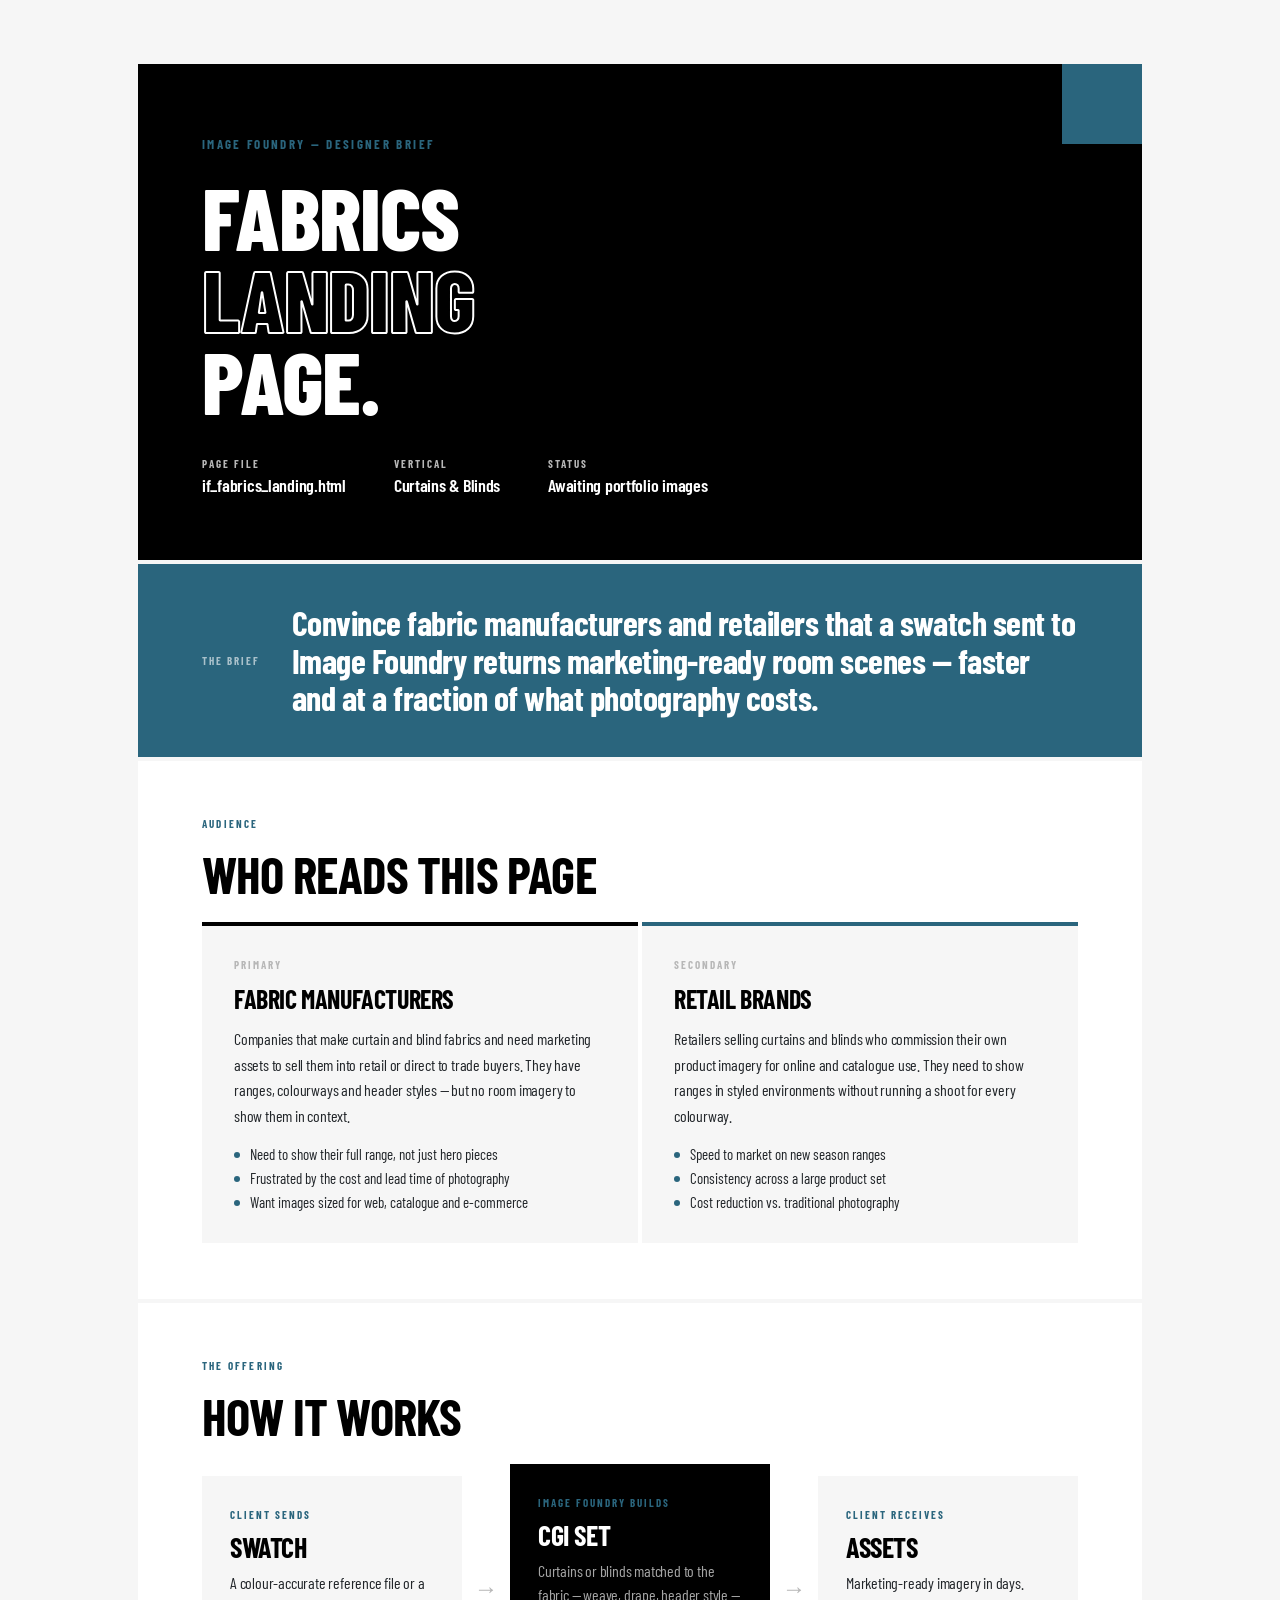
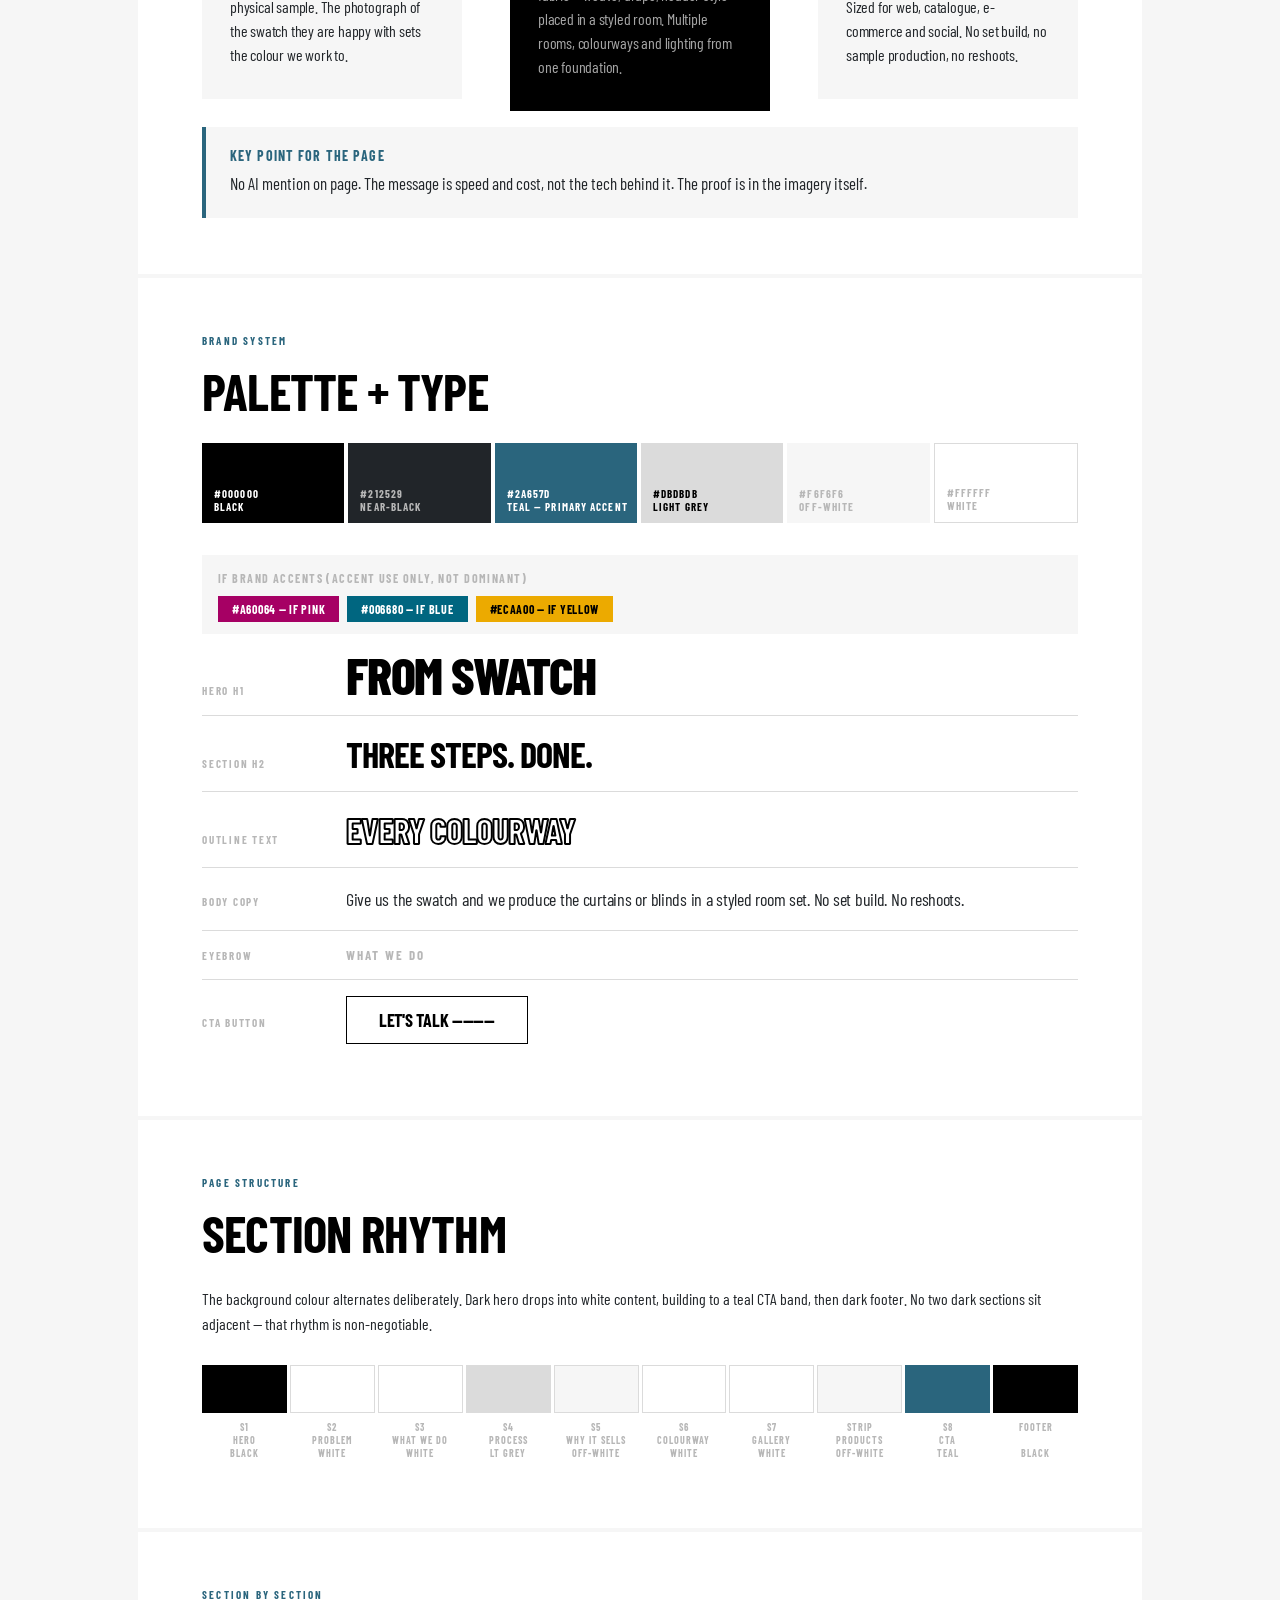
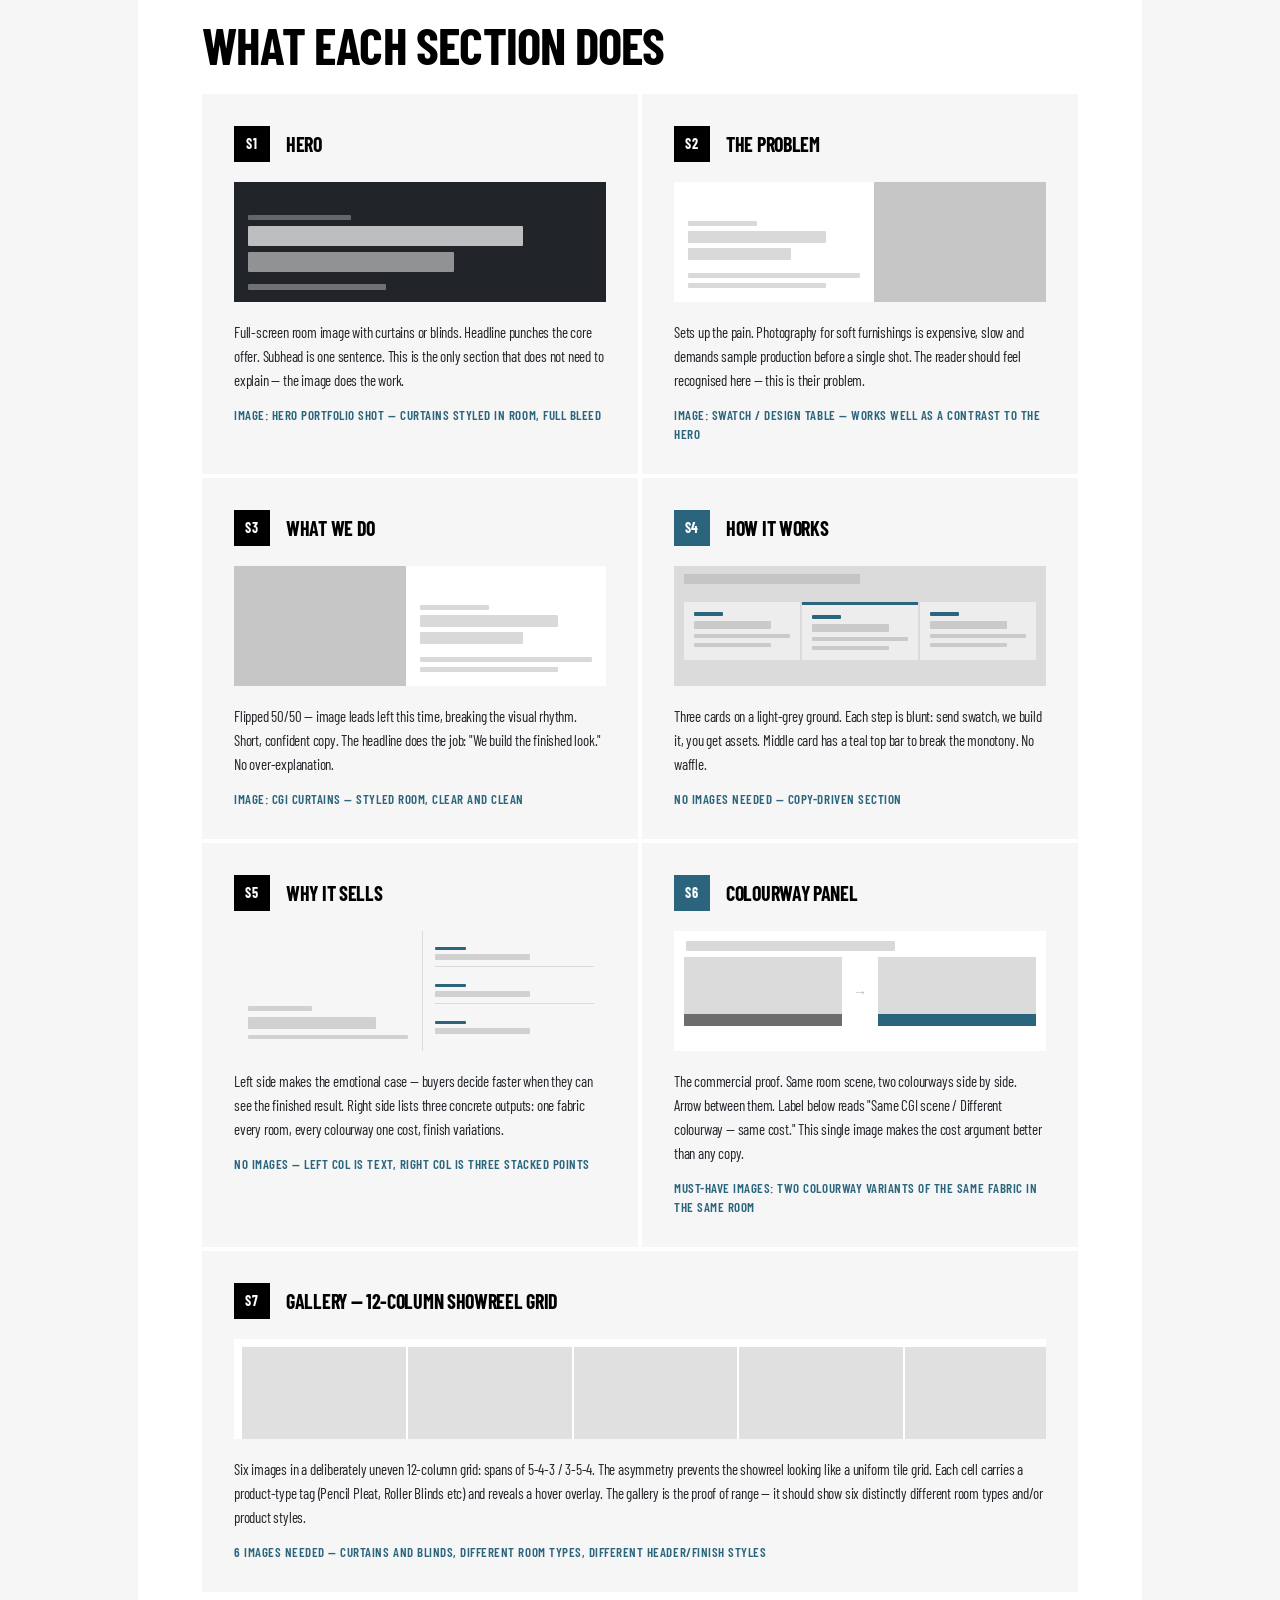
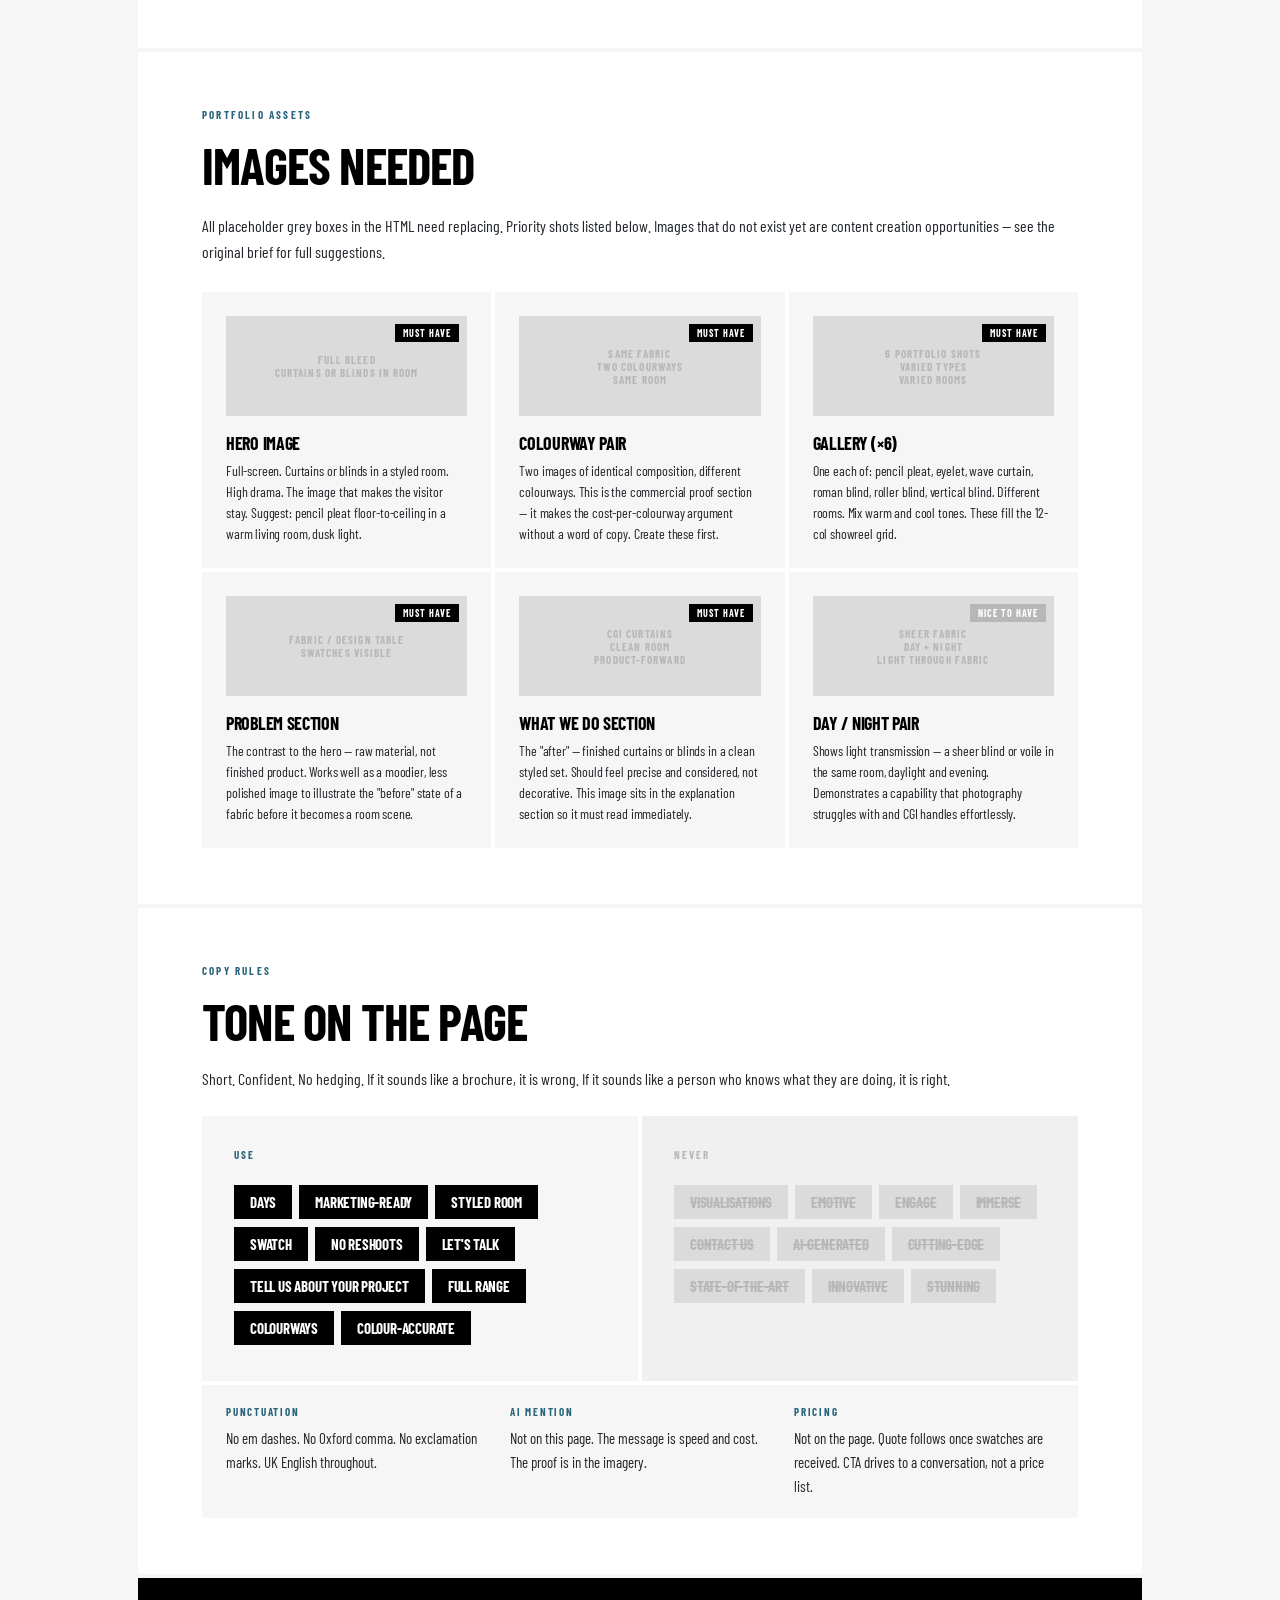
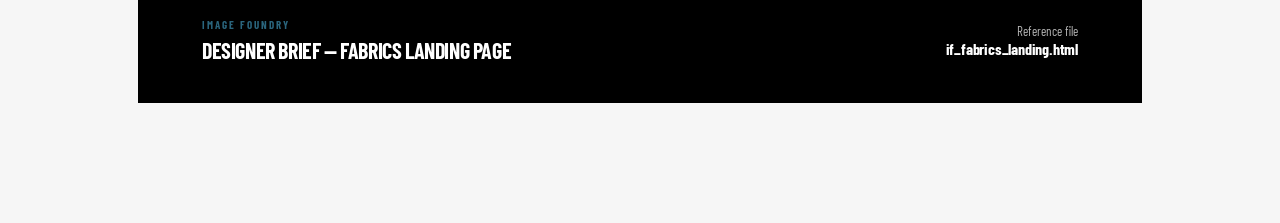
<file: Guidelines.html>
<!DOCTYPE html>
<html lang="en">
<head>
<meta charset="UTF-8">
<meta name="viewport" content="width=device-width, initial-scale=1.0">
<title>Designer Brief — Fabrics Landing Page | Image Foundry</title>
<link href="https://fonts.googleapis.com/css2?family=Barlow+Condensed:ital,wght@0,300;0,400;0,500;0,600;0,700;0,800;1,400&display=swap" rel="stylesheet">
<style>
*, *::before, *::after { box-sizing: border-box; margin: 0; padding: 0; }

:root {
  --black:      #000000;
  --white:      #FFFFFF;
  --teal:       #2A657D;
  --off-white:  #F6F6F6;
  --light-grey: #DBDBDB;
  --mid-grey:   #B7B7B7;
  --near-black: #212529;
  --font: 'Barlow Condensed', sans-serif;
}

body {
  background: var(--off-white);
  color: var(--black);
  font-family: var(--font);
  -webkit-font-smoothing: antialiased;
}

/* ---- LAYOUT ---- */
.page { max-width: 1100px; margin: 0 auto; padding: 64px 48px 120px; }

/* ---- COVER ---- */
.cover {
  background: var(--black);
  padding: 72px 64px 64px;
  margin-bottom: 4px;
  position: relative;
  overflow: hidden;
}
.cover::after {
  content: '';
  position: absolute;
  top: 0; right: 0;
  width: 80px; height: 80px;
  background: var(--teal);
}
.cover-label {
  font-size: 13px;
  font-weight: 700;
  letter-spacing: 0.18em;
  text-transform: uppercase;
  color: var(--teal);
  display: block;
  margin-bottom: 24px;
}
.cover-h1 {
  font-size: clamp(52px, 7vw, 88px);
  font-weight: 800;
  letter-spacing: -1.2px;
  text-transform: uppercase;
  line-height: 0.93;
  color: var(--white);
  margin-bottom: 36px;
}
.cover-h1 span {
  -webkit-text-stroke: 2px var(--white);
  -webkit-text-fill-color: transparent;
}
.cover-meta {
  display: flex;
  gap: 48px;
  margin-top: 12px;
}
.cover-meta-item { display: flex; flex-direction: column; gap: 4px; }
.cover-meta-label {
  font-size: 11px;
  font-weight: 700;
  letter-spacing: 0.18em;
  text-transform: uppercase;
  color: var(--mid-grey);
}
.cover-meta-value {
  font-size: 18px;
  font-weight: 600;
  letter-spacing: -0.27px;
  color: var(--white);
}

/* ---- SECTION BLOCKS ---- */
.block {
  background: var(--white);
  padding: 56px 64px;
  margin-bottom: 4px;
}
.block-dark {
  background: var(--near-black);
  padding: 56px 64px;
  margin-bottom: 4px;
}
.block-teal {
  background: var(--teal);
  padding: 56px 64px;
  margin-bottom: 4px;
}

.block-label {
  font-size: 11px;
  font-weight: 700;
  letter-spacing: 0.2em;
  text-transform: uppercase;
  color: var(--teal);
  display: block;
  margin-bottom: 20px;
}
.block-dark .block-label { color: rgba(255,255,255,0.4); }
.block-teal .block-label { color: rgba(255,255,255,0.6); }

.block-h2 {
  font-size: clamp(32px, 4vw, 52px);
  font-weight: 700;
  letter-spacing: -0.8px;
  text-transform: uppercase;
  line-height: 0.95;
  margin-bottom: 36px;
}
.block-dark .block-h2 { color: var(--white); }
.block-teal .block-h2 { color: var(--white); }

/* ---- ONE-LINER ---- */
.one-liner {
  background: var(--teal);
  padding: 40px 64px;
  margin-bottom: 4px;
  display: flex;
  align-items: center;
  gap: 32px;
}
.one-liner-tag {
  font-size: 11px;
  font-weight: 700;
  letter-spacing: 0.18em;
  text-transform: uppercase;
  color: rgba(255,255,255,0.6);
  white-space: nowrap;
}
.one-liner-text {
  font-size: clamp(22px, 3vw, 34px);
  font-weight: 700;
  letter-spacing: -0.5px;
  color: var(--white);
  line-height: 1.1;
}

/* ---- OFFERING FLOW ---- */
.offering-flow {
  display: grid;
  grid-template-columns: 1fr auto 1fr auto 1fr;
  gap: 0;
  align-items: center;
}
.offering-step {
  background: var(--off-white);
  padding: 32px 28px;
  position: relative;
}
.offering-step-num {
  font-size: 11px;
  font-weight: 700;
  letter-spacing: 0.18em;
  text-transform: uppercase;
  color: var(--teal);
  display: block;
  margin-bottom: 12px;
}
.offering-step-title {
  font-size: 28px;
  font-weight: 700;
  letter-spacing: -0.4px;
  text-transform: uppercase;
  line-height: 1;
  margin-bottom: 10px;
  color: var(--black);
}
.offering-step-body {
  font-size: 16px;
  font-weight: 400;
  letter-spacing: -0.2px;
  color: var(--near-black);
  line-height: 1.5;
}
.offering-step.highlight {
  background: var(--black);
}
.offering-step.highlight .offering-step-num { color: var(--teal); }
.offering-step.highlight .offering-step-title { color: var(--white); }
.offering-step.highlight .offering-step-body { color: rgba(255,255,255,0.65); }

.offering-arrow {
  font-size: 24px;
  color: var(--mid-grey);
  padding: 0 12px;
  text-align: center;
}

/* ---- BRAND SYSTEM ---- */
.swatch-row {
  display: flex;
  gap: 4px;
  margin-bottom: 32px;
}
.swatch {
  flex: 1;
  height: 80px;
  position: relative;
}
.swatch-label {
  position: absolute;
  bottom: 10px;
  left: 12px;
  font-size: 12px;
  font-weight: 700;
  letter-spacing: 0.06em;
  text-transform: uppercase;
}

.type-specimen { display: flex; flex-direction: column; gap: 16px; }
.type-row {
  display: flex;
  align-items: baseline;
  gap: 24px;
  padding-bottom: 16px;
  border-bottom: 1px solid var(--light-grey);
}
.type-row:last-child { border-bottom: none; }
.type-role {
  font-size: 11px;
  font-weight: 700;
  letter-spacing: 0.16em;
  text-transform: uppercase;
  color: var(--mid-grey);
  width: 120px;
  flex-shrink: 0;
}
.type-sample { font-family: var(--font); }

/* ---- PAGE RHYTHM ---- */
.rhythm-strip {
  display: flex;
  gap: 3px;
  margin-bottom: 12px;
}
.rhythm-block {
  display: flex;
  flex-direction: column;
  align-items: center;
  gap: 8px;
  flex: 1;
}
.rhythm-colour {
  width: 100%;
  height: 48px;
  position: relative;
}
.rhythm-label {
  font-size: 10px;
  font-weight: 700;
  letter-spacing: 0.1em;
  text-transform: uppercase;
  color: var(--mid-grey);
  text-align: center;
  line-height: 1.3;
}

/* ---- SECTION CARDS ---- */
.section-cards {
  display: grid;
  grid-template-columns: 1fr 1fr;
  gap: 4px;
}

.section-card {
  background: var(--off-white);
  padding: 32px;
}

.section-card-header {
  display: flex;
  align-items: center;
  gap: 16px;
  margin-bottom: 20px;
}
.section-card-num {
  width: 36px; height: 36px;
  background: var(--black);
  display: flex; align-items: center; justify-content: center;
  font-size: 14px;
  font-weight: 700;
  letter-spacing: 0.04em;
  color: var(--white);
  flex-shrink: 0;
}
.section-card-num.teal { background: var(--teal); }
.section-card-title {
  font-size: 20px;
  font-weight: 700;
  letter-spacing: -0.3px;
  text-transform: uppercase;
  color: var(--black);
}

/* Wireframe */
.wf {
  background: var(--light-grey);
  margin-bottom: 18px;
  overflow: hidden;
}
.wf-dark { background: var(--near-black); }
.wf-teal-bg { background: var(--teal); }
.wf-off { background: #e8e8e8; }

.wf-row {
  display: flex;
  gap: 2px;
  padding: 10px;
}
.wf-col {
  display: flex;
  flex-direction: column;
  gap: 5px;
  flex: 1;
  justify-content: flex-end;
  padding: 8px;
}
.wf-col.center { justify-content: center; align-items: center; }
.wf-bar {
  height: 8px;
  background: rgba(255,255,255,0.25);
  border-radius: 1px;
}
.wf-bar.black { background: rgba(0,0,0,0.15); }
.wf-bar.teal-bar { background: var(--teal); height: 4px; }
.wf-bar.w-full { width: 100%; }
.wf-bar.w-80 { width: 80%; }
.wf-bar.w-60 { width: 60%; }
.wf-bar.w-40 { width: 40%; }
.wf-bar.w-30 { width: 30%; }
.wf-bar.tall { height: 14px; }
.wf-bar.fat { height: 20px; }
.wf-img {
  background: rgba(255,255,255,0.1);
  flex: 1;
  min-height: 60px;
}
.wf-img.dark-img { background: rgba(0,0,0,0.15); }

.wf-three-col {
  display: grid;
  grid-template-columns: 1fr 1fr 1fr;
  gap: 2px;
  padding: 10px;
}
.wf-card {
  background: rgba(255,255,255,0.5);
  padding: 10px;
  display: flex;
  flex-direction: column;
  gap: 5px;
}
.wf-card.dark-card { background: rgba(0,0,0,0.08); }

.wf-two-col-grid {
  display: grid;
  grid-template-columns: 80px 1fr;
  gap: 2px;
  padding: 10px;
  align-items: center;
}
.wf-twelve {
  display: grid;
  grid-template-columns: 5fr 4fr 3fr 3fr 5fr 4fr;
  gap: 2px;
  padding: 10px;
}
.wf-gi {
  aspect-ratio: 4/3;
  background: rgba(255,255,255,0.35);
  position: relative;
}
.wf-gi.dark-gi { background: rgba(0,0,0,0.12); }
.wf-tag-bar {
  position: absolute;
  bottom: 0; left: 0; right: 0;
  height: 4px;
  background: rgba(255,255,255,0.4);
}

.section-card-intent {
  font-size: 15px;
  font-weight: 400;
  letter-spacing: -0.2px;
  line-height: 1.6;
  color: var(--near-black);
  margin-bottom: 12px;
}
.section-card-note {
  font-size: 13px;
  font-weight: 600;
  letter-spacing: 0.04em;
  text-transform: uppercase;
  color: var(--teal);
}

/* ---- IMAGE BRIEF ---- */
.image-grid {
  display: grid;
  grid-template-columns: repeat(3, 1fr);
  gap: 4px;
}
.image-brief-card {
  background: var(--off-white);
  padding: 24px;
}
.image-brief-frame {
  height: 100px;
  background: var(--light-grey);
  margin-bottom: 16px;
  display: flex;
  align-items: center;
  justify-content: center;
  position: relative;
}
.image-brief-frame-label {
  font-size: 11px;
  font-weight: 700;
  letter-spacing: 0.1em;
  text-transform: uppercase;
  color: var(--mid-grey);
  text-align: center;
}
.image-priority {
  position: absolute;
  top: 8px; right: 8px;
  font-size: 10px;
  font-weight: 700;
  letter-spacing: 0.1em;
  text-transform: uppercase;
  padding: 3px 8px;
  color: var(--white);
}
.image-priority.must { background: var(--black); }
.image-priority.nice { background: var(--mid-grey); }

.image-brief-title {
  font-size: 18px;
  font-weight: 700;
  letter-spacing: -0.3px;
  text-transform: uppercase;
  margin-bottom: 6px;
  color: var(--black);
}
.image-brief-desc {
  font-size: 14px;
  font-weight: 400;
  letter-spacing: -0.15px;
  line-height: 1.5;
  color: var(--near-black);
}

/* ---- WORDS ---- */
.words-grid {
  display: grid;
  grid-template-columns: 1fr 1fr;
  gap: 4px;
}
.words-col { padding: 32px; }
.words-col.do { background: var(--off-white); }
.words-col.dont { background: #f0f0f0; }
.words-col-label {
  font-size: 11px;
  font-weight: 700;
  letter-spacing: 0.18em;
  text-transform: uppercase;
  margin-bottom: 20px;
  display: block;
}
.words-col.do .words-col-label { color: var(--teal); }
.words-col.dont .words-col-label { color: var(--mid-grey); }
.word-tag {
  display: inline-block;
  font-size: 15px;
  font-weight: 700;
  letter-spacing: -0.2px;
  text-transform: uppercase;
  padding: 8px 16px;
  margin: 4px 4px 4px 0;
}
.words-col.do .word-tag {
  background: var(--black);
  color: var(--white);
}
.words-col.dont .word-tag {
  background: var(--light-grey);
  color: var(--mid-grey);
  text-decoration: line-through;
}

/* ---- AUDIENCE ---- */
.audience-row {
  display: grid;
  grid-template-columns: 1fr 1fr;
  gap: 4px;
}
.audience-card {
  background: var(--off-white);
  padding: 32px;
}
.audience-card.primary { border-top: 4px solid var(--black); }
.audience-card.secondary { border-top: 4px solid var(--teal); }
.audience-tag {
  font-size: 11px;
  font-weight: 700;
  letter-spacing: 0.18em;
  text-transform: uppercase;
  color: var(--mid-grey);
  display: block;
  margin-bottom: 12px;
}
.audience-title {
  font-size: 26px;
  font-weight: 700;
  letter-spacing: -0.4px;
  text-transform: uppercase;
  margin-bottom: 12px;
  color: var(--black);
}
.audience-body {
  font-size: 16px;
  font-weight: 400;
  letter-spacing: -0.2px;
  line-height: 1.6;
  color: var(--near-black);
}
.audience-want {
  margin-top: 16px;
  display: flex;
  flex-direction: column;
  gap: 6px;
}
.audience-want-item {
  display: flex;
  align-items: flex-start;
  gap: 10px;
  font-size: 15px;
  font-weight: 400;
  color: var(--near-black);
}
.audience-want-dot {
  width: 6px; height: 6px;
  background: var(--teal);
  border-radius: 50%;
  flex-shrink: 0;
  margin-top: 7px;
}

</style>
</head>
<body>
<div class="page">


<!-- COVER -->
<div class="cover">
  <span class="cover-label">Image Foundry — Designer Brief</span>
  <h1 class="cover-h1">FABRICS<br><span>LANDING</span><br>PAGE.</h1>
  <div class="cover-meta">
    <div class="cover-meta-item">
      <span class="cover-meta-label">Page file</span>
      <span class="cover-meta-value">if_fabrics_landing.html</span>
    </div>
    <div class="cover-meta-item">
      <span class="cover-meta-label">Vertical</span>
      <span class="cover-meta-value">Curtains &amp; Blinds</span>
    </div>
    <div class="cover-meta-item">
      <span class="cover-meta-label">Status</span>
      <span class="cover-meta-value">Awaiting portfolio images</span>
    </div>
  </div>
</div>


<!-- THE BRIEF IN ONE SENTENCE -->
<div class="one-liner">
  <span class="one-liner-tag">The brief</span>
  <span class="one-liner-text">Convince fabric manufacturers and retailers that a swatch sent to Image Foundry returns marketing-ready room scenes — faster and at a fraction of what photography costs.</span>
</div>


<!-- WHO THIS IS FOR -->
<div class="block">
  <span class="block-label">Audience</span>
  <h2 class="block-h2" style="margin-bottom:24px">WHO READS THIS PAGE</h2>
  <div class="audience-row">
    <div class="audience-card primary">
      <span class="audience-tag">Primary</span>
      <div class="audience-title">Fabric Manufacturers</div>
      <p class="audience-body">Companies that make curtain and blind fabrics and need marketing assets to sell them into retail or direct to trade buyers. They have ranges, colourways and header styles — but no room imagery to show them in context.</p>
      <div class="audience-want">
        <div class="audience-want-item"><div class="audience-want-dot"></div>Need to show their full range, not just hero pieces</div>
        <div class="audience-want-item"><div class="audience-want-dot"></div>Frustrated by the cost and lead time of photography</div>
        <div class="audience-want-item"><div class="audience-want-dot"></div>Want images sized for web, catalogue and e-commerce</div>
      </div>
    </div>
    <div class="audience-card secondary">
      <span class="audience-tag">Secondary</span>
      <div class="audience-title">Retail Brands</div>
      <p class="audience-body">Retailers selling curtains and blinds who commission their own product imagery for online and catalogue use. They need to show ranges in styled environments without running a shoot for every colourway.</p>
      <div class="audience-want">
        <div class="audience-want-item"><div class="audience-want-dot"></div>Speed to market on new season ranges</div>
        <div class="audience-want-item"><div class="audience-want-dot"></div>Consistency across a large product set</div>
        <div class="audience-want-item"><div class="audience-want-dot"></div>Cost reduction vs. traditional photography</div>
      </div>
    </div>
  </div>
</div>


<!-- THE OFFERING -->
<div class="block">
  <span class="block-label">The offering</span>
  <h2 class="block-h2" style="margin-bottom:24px">HOW IT WORKS</h2>
  <div class="offering-flow">
    <div class="offering-step">
      <span class="offering-step-num">Client sends</span>
      <div class="offering-step-title">Swatch</div>
      <p class="offering-step-body">A colour-accurate reference file or a physical sample. The photograph of the swatch they are happy with sets the colour we work to.</p>
    </div>
    <div class="offering-arrow">→</div>
    <div class="offering-step highlight">
      <span class="offering-step-num">Image Foundry builds</span>
      <div class="offering-step-title">CGI Set</div>
      <p class="offering-step-body">Curtains or blinds matched to the fabric — weave, drape, header style — placed in a styled room. Multiple rooms, colourways and lighting from one foundation.</p>
    </div>
    <div class="offering-arrow">→</div>
    <div class="offering-step">
      <span class="offering-step-num">Client receives</span>
      <div class="offering-step-title">Assets</div>
      <p class="offering-step-body">Marketing-ready imagery in days. Sized for web, catalogue, e-commerce and social. No set build, no sample production, no reshoots.</p>
    </div>
  </div>
  <div style="margin-top:16px; padding:20px 24px; background:var(--off-white); border-left: 4px solid var(--teal);">
    <span style="font-size:14px; font-weight:700; letter-spacing:0.08em; text-transform:uppercase; color:var(--teal); display:block; margin-bottom:6px;">Key point for the page</span>
    <span style="font-size:17px; font-weight:400; color:var(--near-black); line-height:1.6;">No AI mention on page. The message is speed and cost, not the tech behind it. The proof is in the imagery itself.</span>
  </div>
</div>


<!-- BRAND SYSTEM -->
<div class="block">
  <span class="block-label">Brand system</span>
  <h2 class="block-h2" style="margin-bottom:28px">PALETTE + TYPE</h2>

  <div class="swatch-row">
    <div class="swatch" style="background:#000000">
      <span class="swatch-label" style="color:#fff; font-size:11px; font-weight:700; letter-spacing:0.1em; text-transform:uppercase;">#000000<br>Black</span>
    </div>
    <div class="swatch" style="background:#212529">
      <span class="swatch-label" style="color:#B7B7B7; font-size:11px; font-weight:700; letter-spacing:0.1em; text-transform:uppercase;">#212529<br>Near-black</span>
    </div>
    <div class="swatch" style="background:#2A657D">
      <span class="swatch-label" style="color:#fff; font-size:11px; font-weight:700; letter-spacing:0.1em; text-transform:uppercase;">#2A657D<br>Teal — primary accent</span>
    </div>
    <div class="swatch" style="background:#DBDBDB">
      <span class="swatch-label" style="color:#000; font-size:11px; font-weight:700; letter-spacing:0.1em; text-transform:uppercase;">#DBDBDB<br>Light grey</span>
    </div>
    <div class="swatch" style="background:#F6F6F6">
      <span class="swatch-label" style="color:#B7B7B7; font-size:11px; font-weight:700; letter-spacing:0.1em; text-transform:uppercase;">#F6F6F6<br>Off-white</span>
    </div>
    <div class="swatch" style="background:#FFFFFF; border:1px solid #DBDBDB">
      <span class="swatch-label" style="color:#B7B7B7; font-size:11px; font-weight:700; letter-spacing:0.1em; text-transform:uppercase;">#FFFFFF<br>White</span>
    </div>
  </div>

  <div style="margin-bottom:16px; padding:12px 16px; background:var(--off-white);">
    <span style="font-size:12px; font-weight:700; letter-spacing:0.12em; text-transform:uppercase; color:var(--mid-grey);">IF brand accents (accent use only, not dominant)</span>
    <div style="display:flex; gap:8px; margin-top:10px;">
      <span style="background:#a60064; color:#fff; font-size:12px; font-weight:700; letter-spacing:0.06em; text-transform:uppercase; padding:6px 14px;">#a60064 — IF Pink</span>
      <span style="background:#006680; color:#fff; font-size:12px; font-weight:700; letter-spacing:0.06em; text-transform:uppercase; padding:6px 14px;">#006680 — IF Blue</span>
      <span style="background:#ecaa00; color:#000; font-size:12px; font-weight:700; letter-spacing:0.06em; text-transform:uppercase; padding:6px 14px;">#ecaa00 — IF Yellow</span>
    </div>
  </div>

  <div class="type-specimen">
    <div class="type-row">
      <span class="type-role">Hero H1</span>
      <span class="type-sample" style="font-size:52px; font-weight:800; letter-spacing:-1.2px; text-transform:uppercase; line-height:0.93;">FROM SWATCH</span>
    </div>
    <div class="type-row">
      <span class="type-role">Section H2</span>
      <span class="type-sample" style="font-size:36px; font-weight:700; letter-spacing:-1px; text-transform:uppercase;">THREE STEPS. DONE.</span>
    </div>
    <div class="type-row">
      <span class="type-role">Outline text</span>
      <span class="type-sample" style="font-size:36px; font-weight:700; letter-spacing:-1px; text-transform:uppercase; -webkit-text-stroke:2px #000; -webkit-text-fill-color:transparent;">EVERY COLOURWAY</span>
    </div>
    <div class="type-row">
      <span class="type-role">Body copy</span>
      <span class="type-sample" style="font-size:18px; font-weight:400; letter-spacing:-0.27px; line-height:1.7; color:var(--near-black);">Give us the swatch and we produce the curtains or blinds in a styled room set. No set build. No reshoots.</span>
    </div>
    <div class="type-row">
      <span class="type-role">Eyebrow</span>
      <span class="type-sample" style="font-size:13px; font-weight:700; letter-spacing:0.15em; text-transform:uppercase; color:var(--mid-grey);">What we do</span>
    </div>
    <div class="type-row">
      <span class="type-role">CTA button</span>
      <span class="type-sample" style="font-size:18px; font-weight:700; letter-spacing:-0.27px; text-transform:uppercase; display:inline-block; border:1px solid #000; padding:12px 32px;">Let's talk ————</span>
    </div>
  </div>
</div>


<!-- PAGE RHYTHM -->
<div class="block">
  <span class="block-label">Page structure</span>
  <h2 class="block-h2" style="margin-bottom:28px">SECTION RHYTHM</h2>
  <p style="font-size:16px; font-weight:400; color:var(--near-black); margin-bottom:28px; line-height:1.6;">The background colour alternates deliberately. Dark hero drops into white content, building to a teal CTA band, then dark footer. No two dark sections sit adjacent — that rhythm is non-negotiable.</p>

  <div class="rhythm-strip">
    <div class="rhythm-block">
      <div class="rhythm-colour" style="background:#000"></div>
      <span class="rhythm-label">S1<br>Hero<br>Black</span>
    </div>
    <div class="rhythm-block">
      <div class="rhythm-colour" style="background:#fff; border:1px solid #dbdbdb"></div>
      <span class="rhythm-label">S2<br>Problem<br>White</span>
    </div>
    <div class="rhythm-block">
      <div class="rhythm-colour" style="background:#fff; border:1px solid #dbdbdb"></div>
      <span class="rhythm-label">S3<br>What we do<br>White</span>
    </div>
    <div class="rhythm-block">
      <div class="rhythm-colour" style="background:#DBDBDB"></div>
      <span class="rhythm-label">S4<br>Process<br>Lt grey</span>
    </div>
    <div class="rhythm-block">
      <div class="rhythm-colour" style="background:#F6F6F6; border:1px solid #dbdbdb"></div>
      <span class="rhythm-label">S5<br>Why it sells<br>Off-white</span>
    </div>
    <div class="rhythm-block">
      <div class="rhythm-colour" style="background:#fff; border:1px solid #dbdbdb"></div>
      <span class="rhythm-label">S6<br>Colourway<br>White</span>
    </div>
    <div class="rhythm-block">
      <div class="rhythm-colour" style="background:#fff; border:1px solid #dbdbdb"></div>
      <span class="rhythm-label">S7<br>Gallery<br>White</span>
    </div>
    <div class="rhythm-block">
      <div class="rhythm-colour" style="background:#F6F6F6; border:1px solid #dbdbdb"></div>
      <span class="rhythm-label">Strip<br>Products<br>Off-white</span>
    </div>
    <div class="rhythm-block">
      <div class="rhythm-colour" style="background:#2A657D"></div>
      <span class="rhythm-label">S8<br>CTA<br>Teal</span>
    </div>
    <div class="rhythm-block">
      <div class="rhythm-colour" style="background:#000"></div>
      <span class="rhythm-label">Footer<br>&nbsp;<br>Black</span>
    </div>
  </div>
</div>


<!-- SECTION BREAKDOWN -->
<div class="block">
  <span class="block-label">Section by section</span>
  <h2 class="block-h2" style="margin-bottom:24px">WHAT EACH SECTION DOES</h2>

  <div class="section-cards">

    <!-- S1 HERO -->
    <div class="section-card">
      <div class="section-card-header">
        <div class="section-card-num">S1</div>
        <span class="section-card-title">Hero</span>
      </div>
      <div class="wf wf-dark" style="height:120px">
        <div style="padding:12px 14px; padding-top:32px; display:flex; flex-direction:column; gap:6px; justify-content:flex-end; height:100%;">
          <div class="wf-bar w-30" style="height:5px; background:rgba(255,255,255,0.3)"></div>
          <div class="wf-bar w-80 fat" style="background:rgba(255,255,255,0.7)"></div>
          <div class="wf-bar w-60 fat" style="background:rgba(255,255,255,0.5)"></div>
          <div class="wf-bar w-40" style="height:6px; background:rgba(255,255,255,0.35); margin-top:6px"></div>
        </div>
      </div>
      <p class="section-card-intent">Full-screen room image with curtains or blinds. Headline punches the core offer. Subhead is one sentence. This is the only section that does not need to explain — the image does the work.</p>
      <span class="section-card-note">Image: hero portfolio shot — curtains styled in room, full bleed</span>
    </div>

    <!-- S2 PROBLEM -->
    <div class="section-card">
      <div class="section-card-header">
        <div class="section-card-num">S2</div>
        <span class="section-card-title">The Problem</span>
      </div>
      <div class="wf wf-off" style="height:120px">
        <div class="wf-row" style="height:100%; align-items:stretch; padding:0; gap:0;">
          <div class="wf-col" style="background:#fff; padding:14px;">
            <div class="wf-bar black w-40" style="height:5px"></div>
            <div class="wf-bar black w-80" style="height:12px"></div>
            <div class="wf-bar black w-60" style="height:12px"></div>
            <div class="wf-bar black w-full" style="height:5px; margin-top:8px"></div>
            <div class="wf-bar black w-80" style="height:5px"></div>
          </div>
          <div class="wf-img dark-img" style="flex:1"></div>
        </div>
      </div>
      <p class="section-card-intent">Sets up the pain. Photography for soft furnishings is expensive, slow and demands sample production before a single shot. The reader should feel recognised here — this is their problem.</p>
      <span class="section-card-note">Image: swatch / design table — works well as a contrast to the hero</span>
    </div>

    <!-- S3 WHAT WE DO -->
    <div class="section-card">
      <div class="section-card-header">
        <div class="section-card-num">S3</div>
        <span class="section-card-title">What We Do</span>
      </div>
      <div class="wf wf-off" style="height:120px">
        <div class="wf-row" style="height:100%; align-items:stretch; padding:0; gap:0;">
          <div class="wf-img dark-img" style="flex:1"></div>
          <div class="wf-col" style="background:#fff; padding:14px;">
            <div class="wf-bar black w-40" style="height:5px"></div>
            <div class="wf-bar black w-80" style="height:12px"></div>
            <div class="wf-bar black w-60" style="height:12px"></div>
            <div class="wf-bar black w-full" style="height:5px; margin-top:8px"></div>
            <div class="wf-bar black w-80" style="height:5px"></div>
          </div>
        </div>
      </div>
      <p class="section-card-intent">Flipped 50/50 — image leads left this time, breaking the visual rhythm. Short, confident copy. The headline does the job: "We build the finished look." No over-explanation.</p>
      <span class="section-card-note">Image: CGI curtains — styled room, clear and clean</span>
    </div>

    <!-- S4 PROCESS -->
    <div class="section-card">
      <div class="section-card-header">
        <div class="section-card-num teal">S4</div>
        <span class="section-card-title">How It Works</span>
      </div>
      <div class="wf" style="height:120px; background:#DBDBDB">
        <div style="padding:8px 10px 0;">
          <div style="height:10px; background:rgba(0,0,0,0.1); width:50%; margin-bottom:8px;"></div>
        </div>
        <div class="wf-three-col">
          <div class="wf-card">
            <div class="wf-bar teal-bar w-30"></div>
            <div class="wf-bar black w-80" style="height:8px"></div>
            <div class="wf-bar black w-full" style="height:4px"></div>
            <div class="wf-bar black w-80" style="height:4px"></div>
          </div>
          <div class="wf-card" style="border-top: 3px solid #2A657D;">
            <div class="wf-bar teal-bar w-30"></div>
            <div class="wf-bar black w-80" style="height:8px"></div>
            <div class="wf-bar black w-full" style="height:4px"></div>
            <div class="wf-bar black w-80" style="height:4px"></div>
          </div>
          <div class="wf-card">
            <div class="wf-bar teal-bar w-30"></div>
            <div class="wf-bar black w-80" style="height:8px"></div>
            <div class="wf-bar black w-full" style="height:4px"></div>
            <div class="wf-bar black w-80" style="height:4px"></div>
          </div>
        </div>
      </div>
      <p class="section-card-intent">Three cards on a light-grey ground. Each step is blunt: send swatch, we build it, you get assets. Middle card has a teal top bar to break the monotony. No waffle.</p>
      <span class="section-card-note">No images needed — copy-driven section</span>
    </div>

    <!-- S5 WHY IT SELLS -->
    <div class="section-card">
      <div class="section-card-header">
        <div class="section-card-num">S5</div>
        <span class="section-card-title">Why It Sells</span>
      </div>
      <div class="wf" style="height:120px; background:#F6F6F6">
        <div class="wf-row" style="height:100%; align-items:stretch; padding:0; gap:0;">
          <div style="flex:1; padding:12px 14px; border-right:1px solid #DBDBDB; background:#F6F6F6; display:flex; flex-direction:column; justify-content:flex-end; gap:6px;">
            <div class="wf-bar black w-40" style="height:5px"></div>
            <div class="wf-bar black w-80" style="height:12px"></div>
            <div class="wf-bar black w-full" style="height:4px"></div>
          </div>
          <div style="flex:1; background:#F6F6F6; display:flex; flex-direction:column; justify-content:space-around; padding:8px 12px;">
            <div style="border-bottom:1px solid #DBDBDB; padding-bottom:6px; display:flex; flex-direction:column; gap:4px;">
              <div class="wf-bar" style="background:#2A657D; width:20%; height:3px"></div>
              <div class="wf-bar black w-60" style="height:6px"></div>
            </div>
            <div style="border-bottom:1px solid #DBDBDB; padding-bottom:6px; display:flex; flex-direction:column; gap:4px;">
              <div class="wf-bar" style="background:#2A657D; width:20%; height:3px"></div>
              <div class="wf-bar black w-60" style="height:6px"></div>
            </div>
            <div style="display:flex; flex-direction:column; gap:4px;">
              <div class="wf-bar" style="background:#2A657D; width:20%; height:3px"></div>
              <div class="wf-bar black w-60" style="height:6px"></div>
            </div>
          </div>
        </div>
      </div>
      <p class="section-card-intent">Left side makes the emotional case — buyers decide faster when they can see the finished result. Right side lists three concrete outputs: one fabric every room, every colourway one cost, finish variations.</p>
      <span class="section-card-note">No images — left col is text, right col is three stacked points</span>
    </div>

    <!-- S6 COLOURWAY -->
    <div class="section-card">
      <div class="section-card-header">
        <div class="section-card-num teal">S6</div>
        <span class="section-card-title">Colourway Panel</span>
      </div>
      <div class="wf" style="height:120px; background:#fff;">
        <div style="padding:10px 12px 0; margin-bottom:6px;">
          <div class="wf-bar black w-60" style="height:10px"></div>
        </div>
        <div style="display:grid; grid-template-columns:1fr 32px 1fr; gap:2px; padding:0 10px; align-items:center;">
          <div style="background:#DBDBDB; aspect-ratio:16/7; position:relative;">
            <div style="position:absolute; bottom:0; left:0; right:0; height:12px; background:rgba(0,0,0,0.5);"></div>
          </div>
          <div style="text-align:center; font-size:14px; color:var(--mid-grey);">→</div>
          <div style="background:#DBDBDB; aspect-ratio:16/7; position:relative;">
            <div style="position:absolute; bottom:0; left:0; right:0; height:12px; background:#2A657D;"></div>
          </div>
        </div>
      </div>
      <p class="section-card-intent">The commercial proof. Same room scene, two colourways side by side. Arrow between them. Label below reads "Same CGI scene / Different colourway — same cost." This single image makes the cost argument better than any copy.</p>
      <span class="section-card-note">Must-have images: two colourway variants of the same fabric in the same room</span>
    </div>

    <!-- S7 GALLERY -->
    <div class="section-card" style="grid-column: span 2;">
      <div class="section-card-header">
        <div class="section-card-num">S7</div>
        <span class="section-card-title">Gallery — 12-column showreel grid</span>
      </div>
      <div class="wf" style="height:100px; background:#fff;">
        <div class="wf-twelve" style="padding:8px;">
          <div class="wf-gi dark-gi"><div class="wf-tag-bar"></div></div>
          <div class="wf-gi dark-gi"><div class="wf-tag-bar"></div></div>
          <div class="wf-gi dark-gi"><div class="wf-tag-bar"></div></div>
          <div class="wf-gi dark-gi"><div class="wf-tag-bar"></div></div>
          <div class="wf-gi dark-gi"><div class="wf-tag-bar"></div></div>
          <div class="wf-gi dark-gi"><div class="wf-tag-bar"></div></div>
        </div>
      </div>
      <p class="section-card-intent" style="margin-top:16px;">Six images in a deliberately uneven 12-column grid: spans of 5-4-3 / 3-5-4. The asymmetry prevents the showreel looking like a uniform tile grid. Each cell carries a product-type tag (Pencil Pleat, Roller Blinds etc) and reveals a hover overlay. The gallery is the proof of range — it should show six distinctly different room types and/or product styles.</p>
      <span class="section-card-note">6 images needed — curtains and blinds, different room types, different header/finish styles</span>
    </div>

  </div>
</div>


<!-- IMAGE BRIEF -->
<div class="block">
  <span class="block-label">Portfolio assets</span>
  <h2 class="block-h2" style="margin-bottom:24px">IMAGES NEEDED</h2>
  <p style="font-size:16px; font-weight:400; color:var(--near-black); margin-bottom:28px; line-height:1.6;">All placeholder grey boxes in the HTML need replacing. Priority shots listed below. Images that do not exist yet are content creation opportunities — see the original brief for full suggestions.</p>

  <div class="image-grid">
    <div class="image-brief-card">
      <div class="image-brief-frame">
        <div class="image-brief-frame-label">Full bleed<br>curtains or blinds in room</div>
        <span class="image-priority must">Must have</span>
      </div>
      <div class="image-brief-title">Hero image</div>
      <p class="image-brief-desc">Full-screen. Curtains or blinds in a styled room. High drama. The image that makes the visitor stay. Suggest: pencil pleat floor-to-ceiling in a warm living room, dusk light.</p>
    </div>
    <div class="image-brief-card">
      <div class="image-brief-frame">
        <div class="image-brief-frame-label">Same fabric<br>two colourways<br>same room</div>
        <span class="image-priority must">Must have</span>
      </div>
      <div class="image-brief-title">Colourway pair</div>
      <p class="image-brief-desc">Two images of identical composition, different colourways. This is the commercial proof section — it makes the cost-per-colourway argument without a word of copy. Create these first.</p>
    </div>
    <div class="image-brief-card">
      <div class="image-brief-frame">
        <div class="image-brief-frame-label">6 portfolio shots<br>varied types<br>varied rooms</div>
        <span class="image-priority must">Must have</span>
      </div>
      <div class="image-brief-title">Gallery (×6)</div>
      <p class="image-brief-desc">One each of: pencil pleat, eyelet, wave curtain, roman blind, roller blind, vertical blind. Different rooms. Mix warm and cool tones. These fill the 12-col showreel grid.</p>
    </div>
    <div class="image-brief-card">
      <div class="image-brief-frame">
        <div class="image-brief-frame-label">Fabric / design table<br>swatches visible</div>
        <span class="image-priority must">Must have</span>
      </div>
      <div class="image-brief-title">Problem section</div>
      <p class="image-brief-desc">The contrast to the hero — raw material, not finished product. Works well as a moodier, less polished image to illustrate the "before" state of a fabric before it becomes a room scene.</p>
    </div>
    <div class="image-brief-card">
      <div class="image-brief-frame">
        <div class="image-brief-frame-label">CGI curtains<br>clean room<br>product-forward</div>
        <span class="image-priority must">Must have</span>
      </div>
      <div class="image-brief-title">What we do section</div>
      <p class="image-brief-desc">The "after" — finished curtains or blinds in a clean styled set. Should feel precise and considered, not decorative. This image sits in the explanation section so it must read immediately.</p>
    </div>
    <div class="image-brief-card">
      <div class="image-brief-frame">
        <div class="image-brief-frame-label">Sheer fabric<br>day + night<br>light through fabric</div>
        <span class="image-priority nice">Nice to have</span>
      </div>
      <div class="image-brief-title">Day / night pair</div>
      <p class="image-brief-desc">Shows light transmission — a sheer blind or voile in the same room, daylight and evening. Demonstrates a capability that photography struggles with and CGI handles effortlessly.</p>
    </div>
  </div>
</div>


<!-- WORDS -->
<div class="block">
  <span class="block-label">Copy rules</span>
  <h2 class="block-h2" style="margin-bottom:0">TONE ON THE PAGE</h2>
  <p style="font-size:16px; font-weight:400; color:var(--near-black); margin:20px 0 24px; line-height:1.6;">Short. Confident. No hedging. If it sounds like a brochure, it is wrong. If it sounds like a person who knows what they are doing, it is right.</p>
  <div class="words-grid">
    <div class="words-col do">
      <span class="words-col-label">Use</span>
      <span class="word-tag">Days</span>
      <span class="word-tag">Marketing-ready</span>
      <span class="word-tag">Styled room</span>
      <span class="word-tag">Swatch</span>
      <span class="word-tag">No reshoots</span>
      <span class="word-tag">Let's talk</span>
      <span class="word-tag">Tell us about your project</span>
      <span class="word-tag">Full range</span>
      <span class="word-tag">Colourways</span>
      <span class="word-tag">Colour-accurate</span>
    </div>
    <div class="words-col dont">
      <span class="words-col-label">Never</span>
      <span class="word-tag">Visualisations</span>
      <span class="word-tag">Emotive</span>
      <span class="word-tag">Engage</span>
      <span class="word-tag">Immerse</span>
      <span class="word-tag">Contact us</span>
      <span class="word-tag">AI-generated</span>
      <span class="word-tag">Cutting-edge</span>
      <span class="word-tag">State-of-the-art</span>
      <span class="word-tag">Innovative</span>
      <span class="word-tag">Stunning</span>
    </div>
  </div>
  <div style="margin-top:4px; background:var(--off-white); padding:20px 24px; display:grid; grid-template-columns:1fr 1fr 1fr; gap:24px;">
    <div>
      <span style="font-size:11px; font-weight:700; letter-spacing:0.16em; text-transform:uppercase; color:var(--teal); display:block; margin-bottom:8px;">Punctuation</span>
      <span style="font-size:15px; font-weight:400; color:var(--near-black); line-height:1.6;">No em dashes. No Oxford comma. No exclamation marks. UK English throughout.</span>
    </div>
    <div>
      <span style="font-size:11px; font-weight:700; letter-spacing:0.16em; text-transform:uppercase; color:var(--teal); display:block; margin-bottom:8px;">AI mention</span>
      <span style="font-size:15px; font-weight:400; color:var(--near-black); line-height:1.6;">Not on this page. The message is speed and cost. The proof is in the imagery.</span>
    </div>
    <div>
      <span style="font-size:11px; font-weight:700; letter-spacing:0.16em; text-transform:uppercase; color:var(--teal); display:block; margin-bottom:8px;">Pricing</span>
      <span style="font-size:15px; font-weight:400; color:var(--near-black); line-height:1.6;">Not on the page. Quote follows once swatches are received. CTA drives to a conversation, not a price list.</span>
    </div>
  </div>
</div>


<!-- FOOTER NOTE -->
<div style="background:var(--black); padding:40px 64px; display:flex; justify-content:space-between; align-items:center;">
  <div>
    <span style="font-size:11px; font-weight:700; letter-spacing:0.18em; text-transform:uppercase; color:var(--teal); display:block; margin-bottom:6px;">Image Foundry</span>
    <span style="font-size:22px; font-weight:700; letter-spacing:-0.4px; text-transform:uppercase; color:var(--white);">Designer Brief — Fabrics Landing Page</span>
  </div>
  <div style="text-align:right;">
    <span style="font-size:13px; font-weight:400; color:var(--mid-grey); display:block;">Reference file</span>
    <span style="font-size:16px; font-weight:700; letter-spacing:-0.2px; color:var(--white);">if_fabrics_landing.html</span>
  </div>
</div>


</div><!-- /page -->
</body>
</html>
</file>
